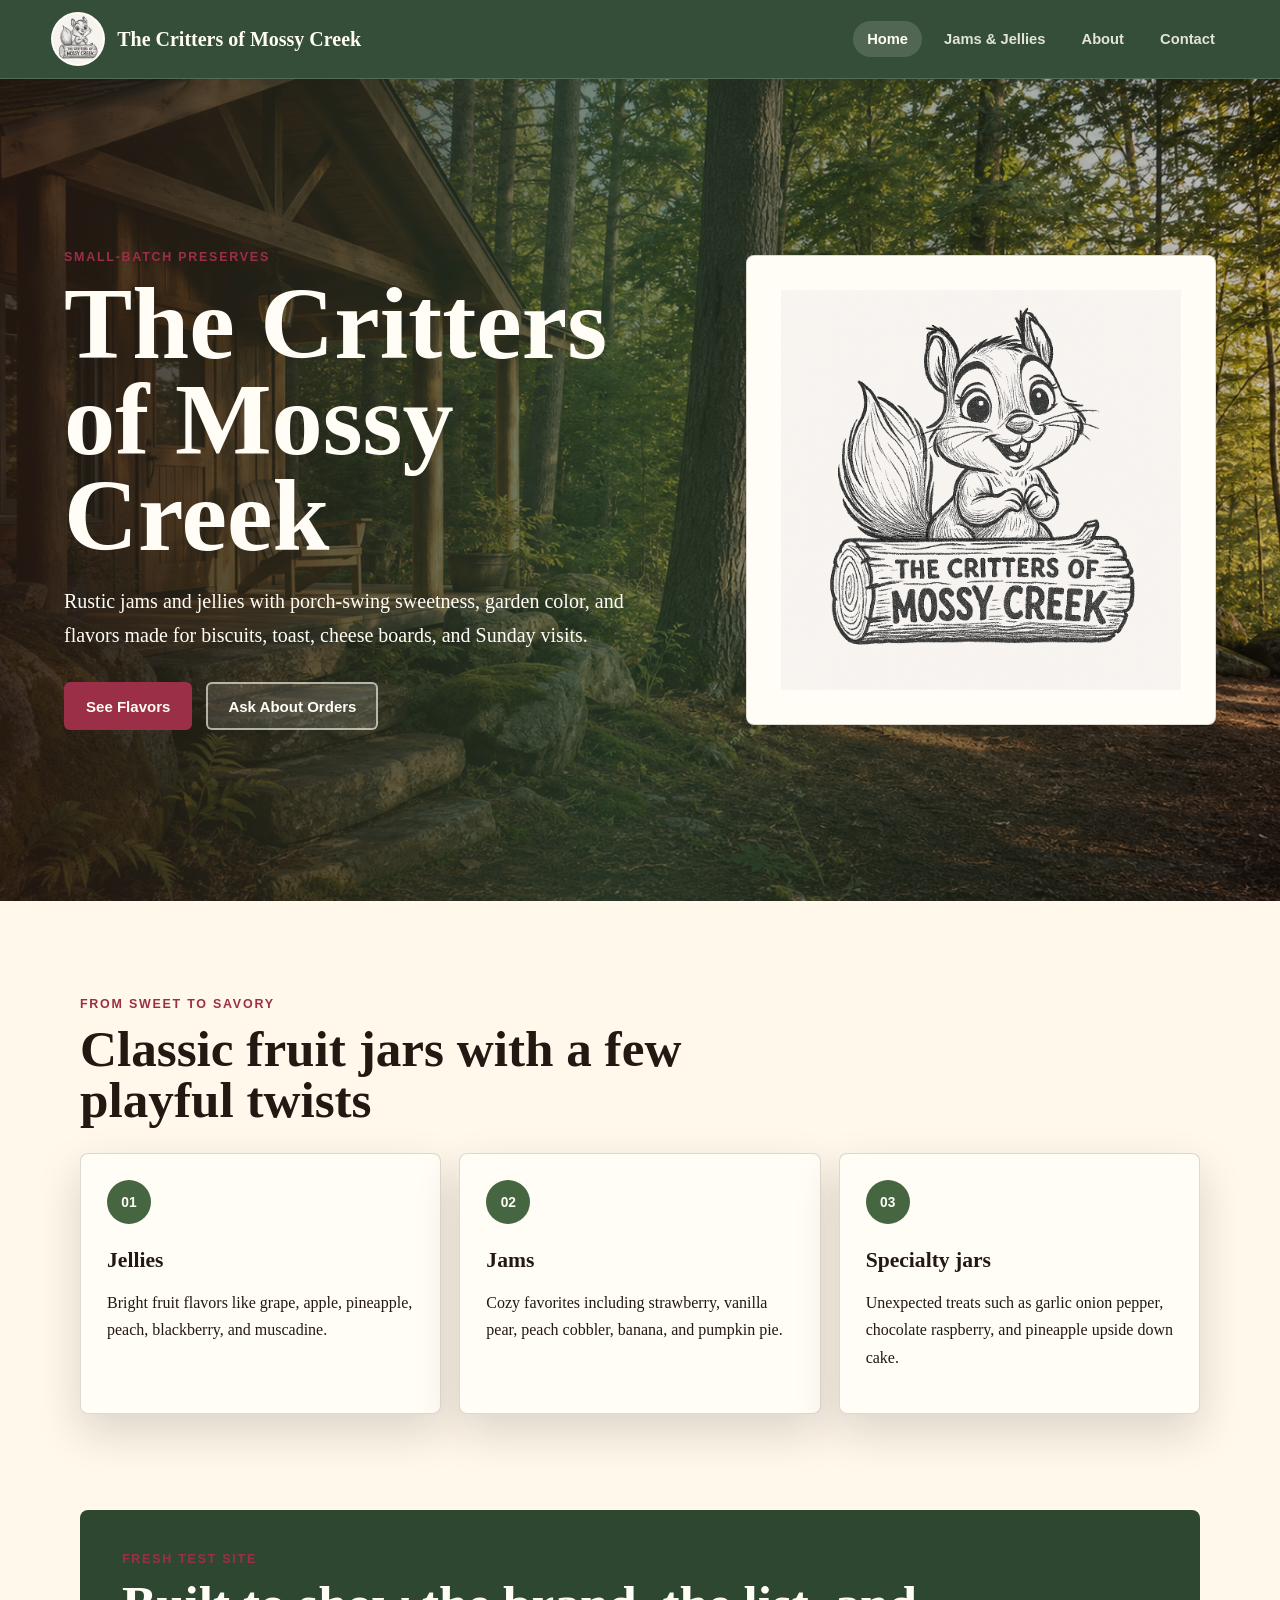
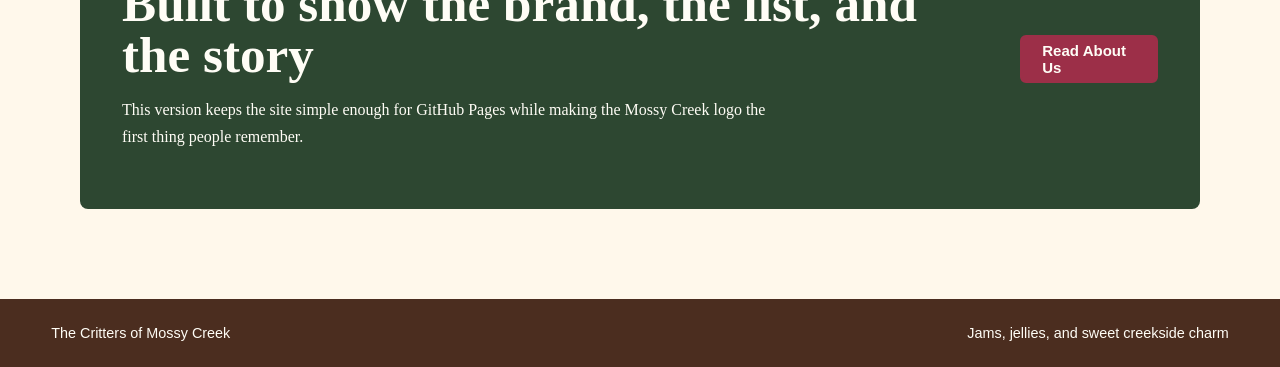
<file: index.html>
<!doctype html>
<html lang="en">
  <head>
    <meta charset="utf-8">
    <meta name="viewport" content="width=device-width, initial-scale=1">
    <title>The Critters of Mossy Creek</title>
    <meta name="description" content="Small-batch jams and jellies from The Critters of Mossy Creek.">
    <link rel="stylesheet" href="assets/styles.css">
  </head>
  <body>
    <header class="site-header">
      <a class="brand" href="index.html" aria-label="The Critters of Mossy Creek home">
        <img src="assets/images/mossy-creek-logo.png" alt="">
        <span>The Critters of Mossy Creek</span>
      </a>
      <button class="nav-toggle" type="button" aria-expanded="false" aria-controls="site-nav">Menu</button>
      <nav id="site-nav" class="site-nav" aria-label="Main navigation">
        <a href="index.html" aria-current="page">Home</a>
        <a href="menu.html">Jams & Jellies</a>
        <a href="about.html">About</a>
        <a href="contact.html">Contact</a>
      </nav>
    </header>

    <main>
      <section class="hero">
        <div class="hero-copy">
          <p class="eyebrow">Small-batch preserves</p>
          <h1>The Critters of Mossy Creek</h1>
          <p>Rustic jams and jellies with porch-swing sweetness, garden color, and flavors made for biscuits, toast, cheese boards, and Sunday visits.</p>
          <div class="hero-actions">
            <a class="button primary" href="menu.html">See Flavors</a>
            <a class="button secondary" href="contact.html">Ask About Orders</a>
          </div>
        </div>
        <div class="hero-logo-panel" aria-label="The Critters of Mossy Creek logo">
          <img src="assets/images/mossy-creek-logo.png" alt="The Critters of Mossy Creek logo with a cheerful woodland critter on a log">
        </div>
      </section>

      <section class="intro-band">
        <div class="section-heading">
          <p class="eyebrow">From sweet to savory</p>
          <h2>Classic fruit jars with a few playful twists</h2>
        </div>
        <div class="feature-grid">
          <article class="feature-card">
            <span>01</span>
            <h3>Jellies</h3>
            <p>Bright fruit flavors like grape, apple, pineapple, peach, blackberry, and muscadine.</p>
          </article>
          <article class="feature-card">
            <span>02</span>
            <h3>Jams</h3>
            <p>Cozy favorites including strawberry, vanilla pear, peach cobbler, banana, and pumpkin pie.</p>
          </article>
          <article class="feature-card">
            <span>03</span>
            <h3>Specialty jars</h3>
            <p>Unexpected treats such as garlic onion pepper, chocolate raspberry, and pineapple upside down cake.</p>
          </article>
        </div>
      </section>

      <section class="callout">
        <div>
          <p class="eyebrow">Fresh test site</p>
          <h2>Built to show the brand, the list, and the story</h2>
          <p>This version keeps the site simple enough for GitHub Pages while making the Mossy Creek logo the first thing people remember.</p>
        </div>
        <a class="button primary" href="about.html">Read About Us</a>
      </section>
    </main>

    <footer class="site-footer">
      <p>The Critters of Mossy Creek</p>
      <p>Jams, jellies, and sweet creekside charm</p>
    </footer>
    <script src="assets/site.js"></script>
  </body>
</html>
</file>
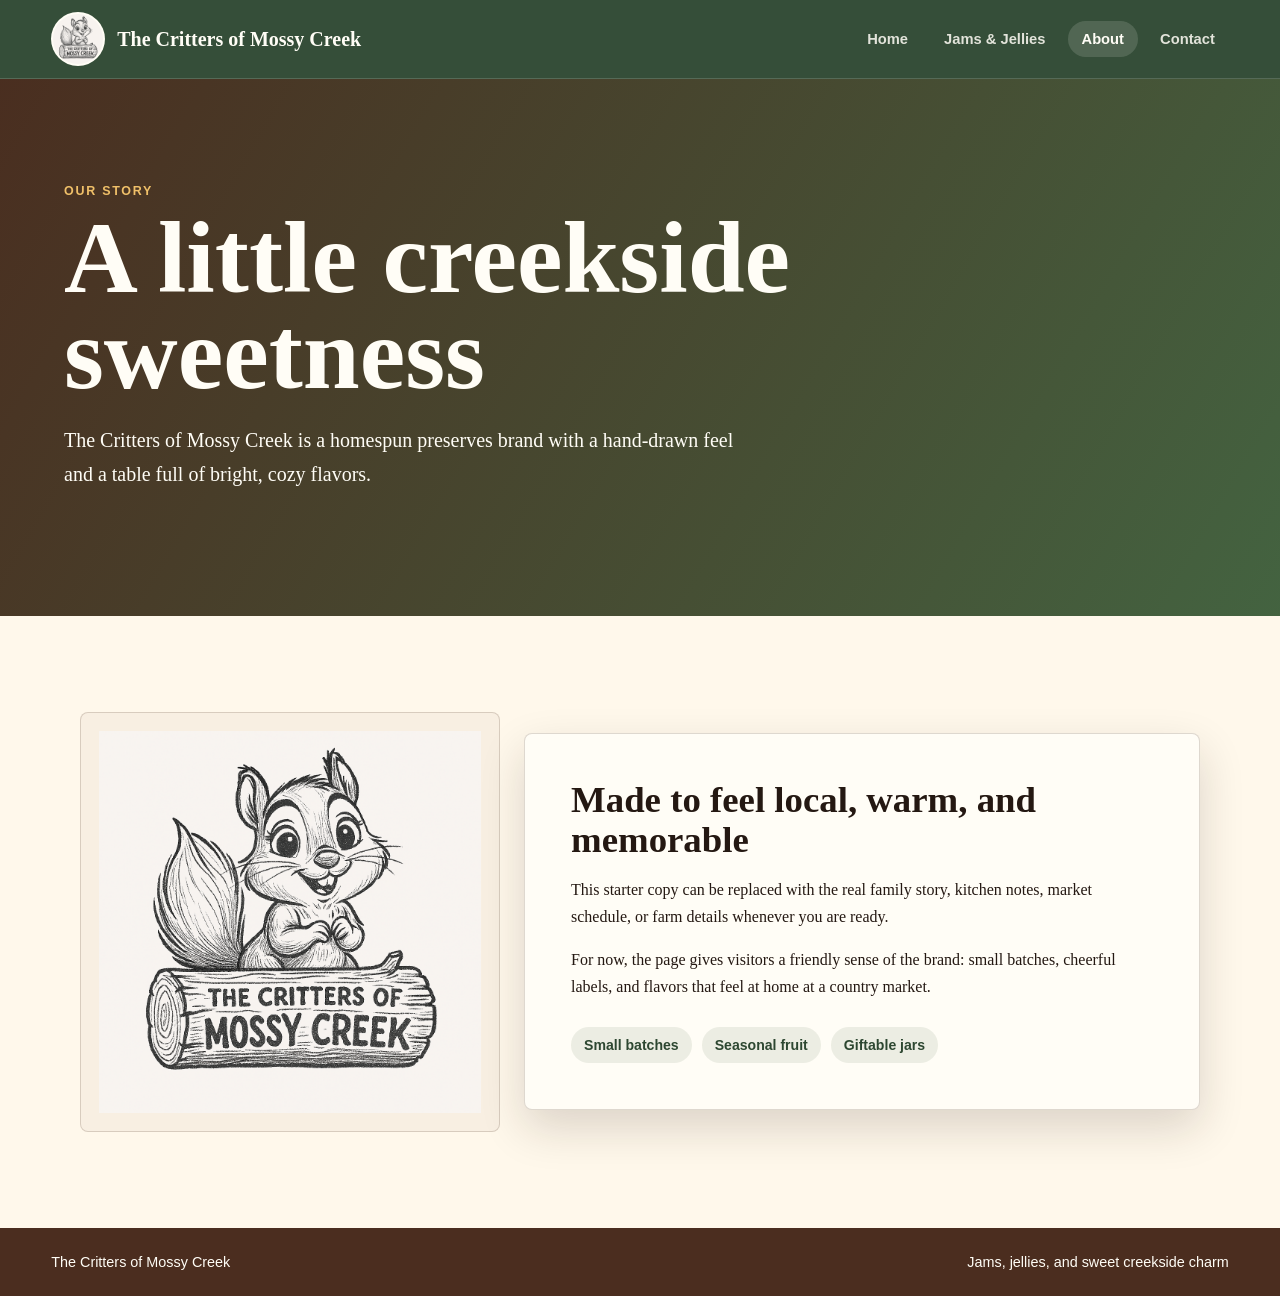
<file: about.html>
<!doctype html>
<html lang="en">
  <head>
    <meta charset="utf-8">
    <meta name="viewport" content="width=device-width, initial-scale=1">
    <title>About | The Critters of Mossy Creek</title>
    <meta name="description" content="About The Critters of Mossy Creek.">
    <link rel="stylesheet" href="assets/styles.css">
  </head>
  <body>
    <header class="site-header">
      <a class="brand" href="index.html" aria-label="The Critters of Mossy Creek home">
        <img src="assets/images/mossy-creek-logo.png" alt="">
        <span>The Critters of Mossy Creek</span>
      </a>
      <button class="nav-toggle" type="button" aria-expanded="false" aria-controls="site-nav">Menu</button>
      <nav id="site-nav" class="site-nav" aria-label="Main navigation">
        <a href="index.html">Home</a>
        <a href="menu.html">Jams & Jellies</a>
        <a href="about.html" aria-current="page">About</a>
        <a href="contact.html">Contact</a>
      </nav>
    </header>

    <main>
      <section class="page-hero">
        <p class="eyebrow">Our story</p>
        <h1>A little creekside sweetness</h1>
        <p>The Critters of Mossy Creek is a homespun preserves brand with a hand-drawn feel and a table full of bright, cozy flavors.</p>
      </section>

      <section class="about-layout">
        <div class="about-logo">
          <img src="assets/images/mossy-creek-logo.png" alt="The Critters of Mossy Creek logo">
        </div>
        <div class="story-card">
          <h2>Made to feel local, warm, and memorable</h2>
          <p>This starter copy can be replaced with the real family story, kitchen notes, market schedule, or farm details whenever you are ready.</p>
          <p>For now, the page gives visitors a friendly sense of the brand: small batches, cheerful labels, and flavors that feel at home at a country market.</p>
          <div class="values-list">
            <span>Small batches</span>
            <span>Seasonal fruit</span>
            <span>Giftable jars</span>
          </div>
        </div>
      </section>
    </main>

    <footer class="site-footer">
      <p>The Critters of Mossy Creek</p>
      <p>Jams, jellies, and sweet creekside charm</p>
    </footer>
    <script src="assets/site.js"></script>
  </body>
</html>
</file>
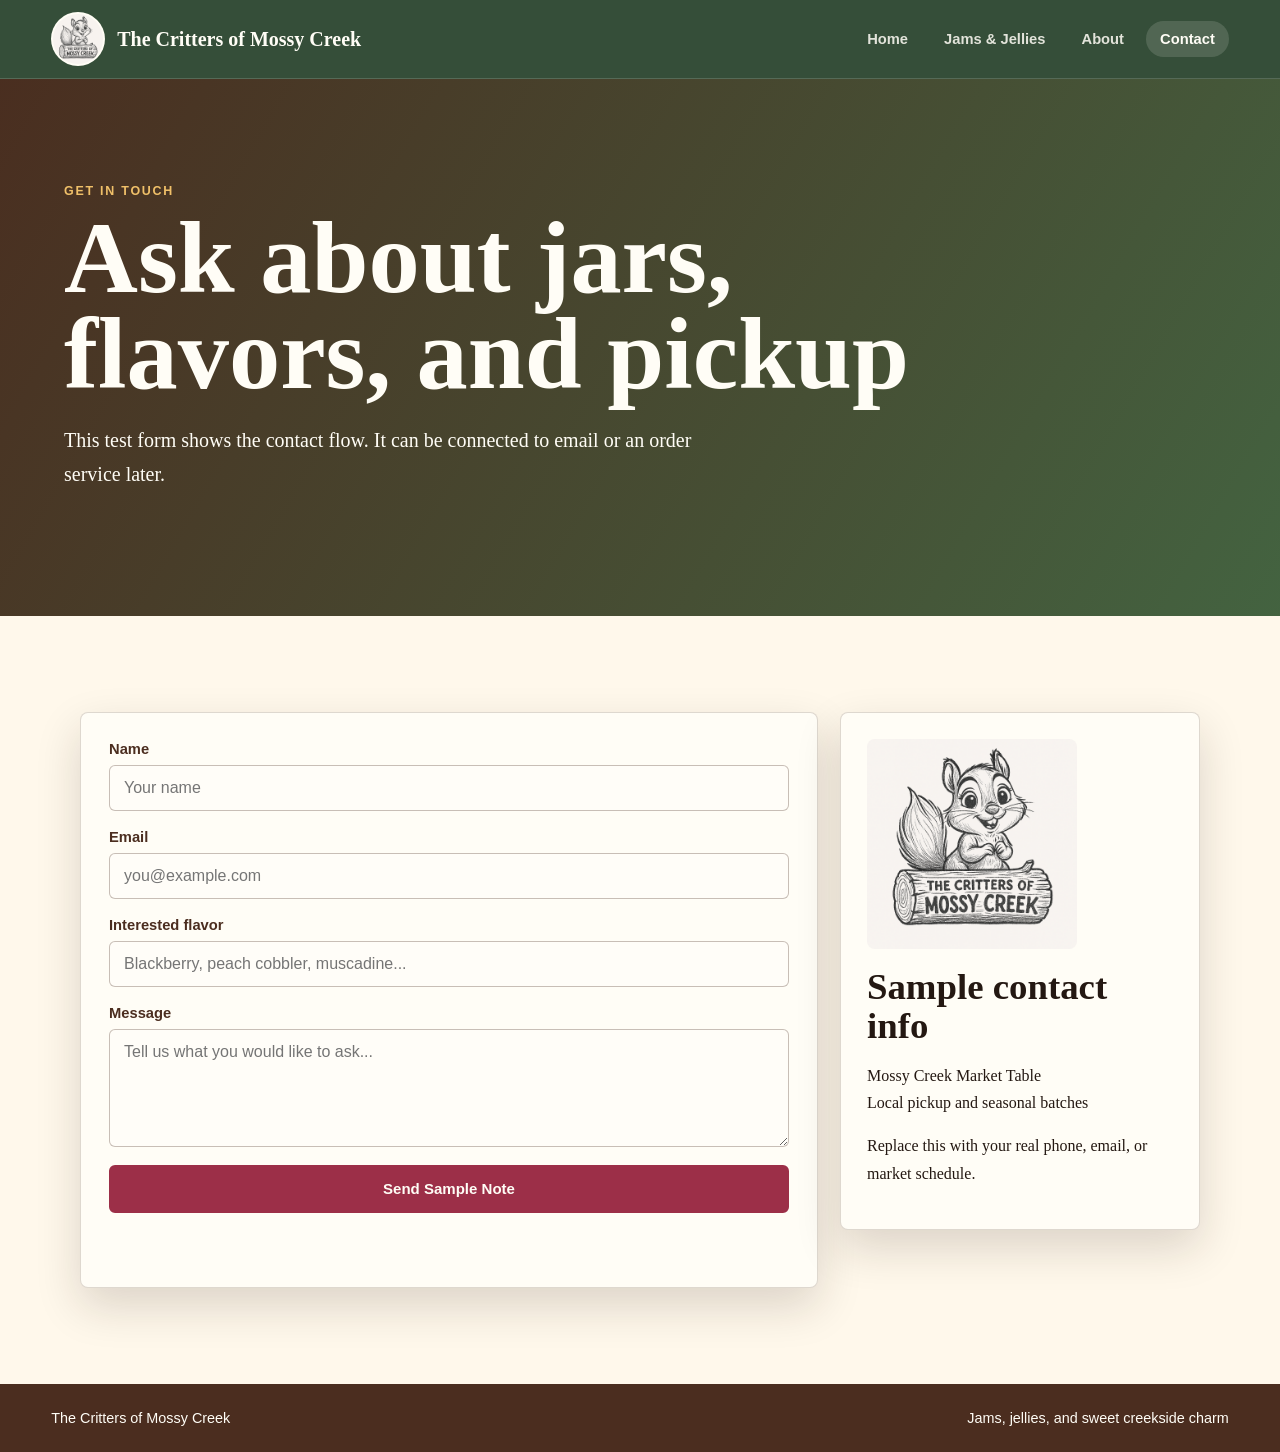
<file: contact.html>
<!doctype html>
<html lang="en">
  <head>
    <meta charset="utf-8">
    <meta name="viewport" content="width=device-width, initial-scale=1">
    <title>Contact | The Critters of Mossy Creek</title>
    <meta name="description" content="Contact The Critters of Mossy Creek.">
    <link rel="stylesheet" href="assets/styles.css">
  </head>
  <body>
    <header class="site-header">
      <a class="brand" href="index.html" aria-label="The Critters of Mossy Creek home">
        <img src="assets/images/mossy-creek-logo.png" alt="">
        <span>The Critters of Mossy Creek</span>
      </a>
      <button class="nav-toggle" type="button" aria-expanded="false" aria-controls="site-nav">Menu</button>
      <nav id="site-nav" class="site-nav" aria-label="Main navigation">
        <a href="index.html">Home</a>
        <a href="menu.html">Jams & Jellies</a>
        <a href="about.html">About</a>
        <a href="contact.html" aria-current="page">Contact</a>
      </nav>
    </header>

    <main>
      <section class="page-hero">
        <p class="eyebrow">Get in touch</p>
        <h1>Ask about jars, flavors, and pickup</h1>
        <p>This test form shows the contact flow. It can be connected to email or an order service later.</p>
      </section>

      <section class="contact-layout">
        <form class="contact-form" id="contact-form">
          <label>
            Name
            <input name="name" type="text" placeholder="Your name">
          </label>
          <label>
            Email
            <input name="email" type="email" placeholder="you@example.com">
          </label>
          <label>
            Interested flavor
            <input name="flavor" type="text" placeholder="Blackberry, peach cobbler, muscadine...">
          </label>
          <label>
            Message
            <textarea name="message" rows="5" placeholder="Tell us what you would like to ask..."></textarea>
          </label>
          <button class="button primary" type="submit">Send Sample Note</button>
          <p class="form-message" role="status" aria-live="polite"></p>
        </form>
        <aside class="contact-card">
          <img src="assets/images/mossy-creek-logo.png" alt="">
          <h2>Sample contact info</h2>
          <p>Mossy Creek Market Table<br>Local pickup and seasonal batches</p>
          <p>Replace this with your real phone, email, or market schedule.</p>
        </aside>
      </section>
    </main>

    <footer class="site-footer">
      <p>The Critters of Mossy Creek</p>
      <p>Jams, jellies, and sweet creekside charm</p>
    </footer>
    <script src="assets/site.js"></script>
  </body>
</html>
</file>
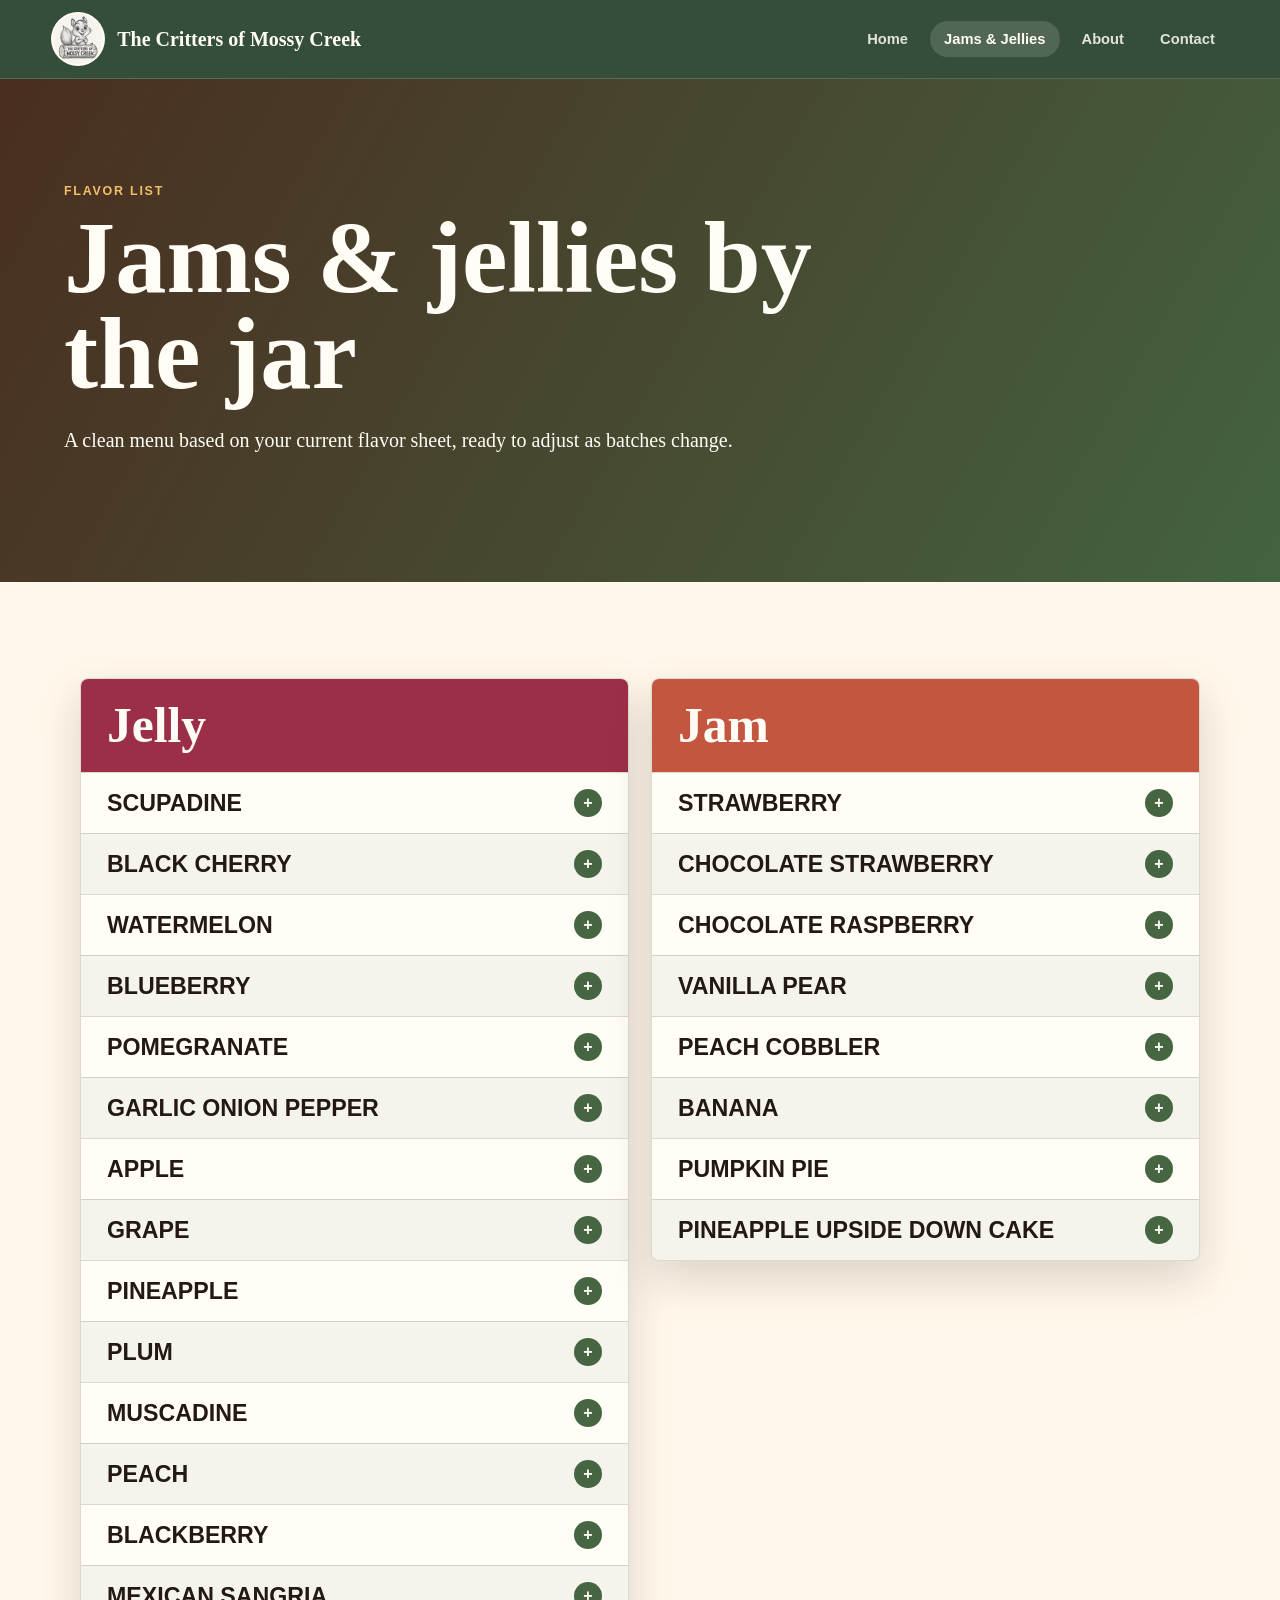
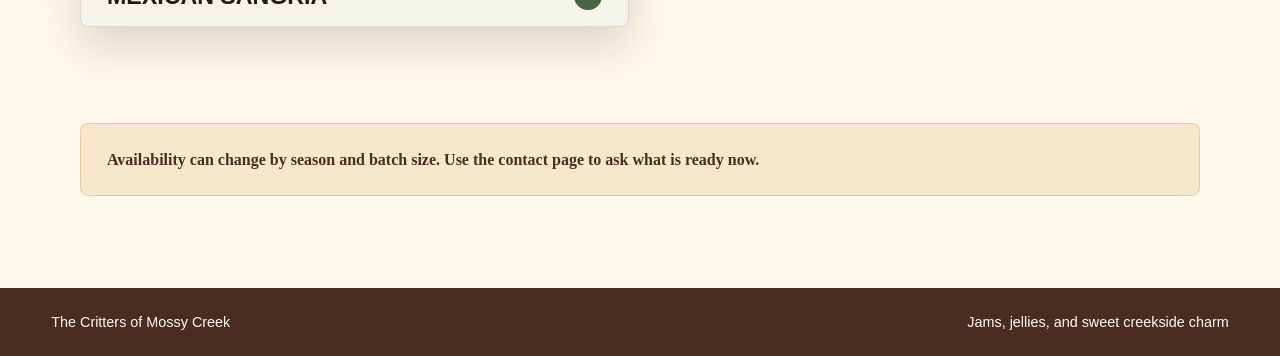
<file: menu.html>
<!doctype html>
<html lang="en">
  <head>
    <meta charset="utf-8">
    <meta name="viewport" content="width=device-width, initial-scale=1">
    <title>Jams & Jellies | The Critters of Mossy Creek</title>
    <meta name="description" content="Menu of jams and jellies from The Critters of Mossy Creek.">
    <link rel="stylesheet" href="assets/styles.css">
  </head>
  <body>
    <header class="site-header">
      <a class="brand" href="index.html" aria-label="The Critters of Mossy Creek home">
        <img src="assets/images/mossy-creek-logo.png" alt="">
        <span>The Critters of Mossy Creek</span>
      </a>
      <button class="nav-toggle" type="button" aria-expanded="false" aria-controls="site-nav">Menu</button>
      <nav id="site-nav" class="site-nav" aria-label="Main navigation">
        <a href="index.html">Home</a>
        <a href="menu.html" aria-current="page">Jams & Jellies</a>
        <a href="about.html">About</a>
        <a href="contact.html">Contact</a>
      </nav>
    </header>

    <main>
      <section class="page-hero">
        <p class="eyebrow">Flavor list</p>
        <h1>Jams & jellies by the jar</h1>
        <p>A clean menu based on your current flavor sheet, ready to adjust as batches change.</p>
      </section>

      <section class="menu-section">
        <div class="menu-column">
          <div class="menu-heading jelly">
            <h2>Jelly</h2>
          </div>
          <ul class="flavor-list">
            <li class="flavor-item">
              <button class="flavor-toggle" type="button" aria-expanded="false" aria-controls="jelly-scupadine">Scupadine</button>
              <div class="ingredients-panel" aria-hidden="true" id="jelly-scupadine">
                <div><strong>Ingredients:</strong> Scupadine juice, cane sugar, fruit pectin, lemon juice.</div>
              </div>
            </li>
            <li class="flavor-item">
              <button class="flavor-toggle" type="button" aria-expanded="false" aria-controls="jelly-black-cherry">Black Cherry</button>
              <div class="ingredients-panel" aria-hidden="true" id="jelly-black-cherry">
                <div><strong>Ingredients:</strong> Black cherry juice, cane sugar, fruit pectin, lemon juice.</div>
              </div>
            </li>
            <li class="flavor-item">
              <button class="flavor-toggle" type="button" aria-expanded="false" aria-controls="jelly-watermelon">Watermelon</button>
              <div class="ingredients-panel" aria-hidden="true" id="jelly-watermelon">
                <div><strong>Ingredients:</strong> Watermelon juice, cane sugar, fruit pectin, lemon juice.</div>
              </div>
            </li>
            <li class="flavor-item">
              <button class="flavor-toggle" type="button" aria-expanded="false" aria-controls="jelly-blueberry">Blueberry</button>
              <div class="ingredients-panel" aria-hidden="true" id="jelly-blueberry">
                <div><strong>Ingredients:</strong> Blueberry juice, cane sugar, fruit pectin, lemon juice.</div>
              </div>
            </li>
            <li class="flavor-item">
              <button class="flavor-toggle" type="button" aria-expanded="false" aria-controls="jelly-pomegranate">Pomegranate</button>
              <div class="ingredients-panel" aria-hidden="true" id="jelly-pomegranate">
                <div><strong>Ingredients:</strong> Pomegranate juice, cane sugar, fruit pectin, lemon juice.</div>
              </div>
            </li>
            <li class="flavor-item">
              <button class="flavor-toggle" type="button" aria-expanded="false" aria-controls="jelly-garlic-onion-pepper">Garlic Onion Pepper</button>
              <div class="ingredients-panel" aria-hidden="true" id="jelly-garlic-onion-pepper">
                <div><strong>Ingredients:</strong> Pepper juice, garlic, onion, cane sugar, vinegar, fruit pectin.</div>
              </div>
            </li>
            <li class="flavor-item">
              <button class="flavor-toggle" type="button" aria-expanded="false" aria-controls="jelly-apple">Apple</button>
              <div class="ingredients-panel" aria-hidden="true" id="jelly-apple">
                <div><strong>Ingredients:</strong> Apple juice, cane sugar, fruit pectin, lemon juice, cinnamon.</div>
              </div>
            </li>
            <li class="flavor-item">
              <button class="flavor-toggle" type="button" aria-expanded="false" aria-controls="jelly-grape">Grape</button>
              <div class="ingredients-panel" aria-hidden="true" id="jelly-grape">
                <div><strong>Ingredients:</strong> Grape juice, cane sugar, fruit pectin, lemon juice.</div>
              </div>
            </li>
            <li class="flavor-item">
              <button class="flavor-toggle" type="button" aria-expanded="false" aria-controls="jelly-pineapple">Pineapple</button>
              <div class="ingredients-panel" aria-hidden="true" id="jelly-pineapple">
                <div><strong>Ingredients:</strong> Pineapple juice, cane sugar, fruit pectin, lemon juice.</div>
              </div>
            </li>
            <li class="flavor-item">
              <button class="flavor-toggle" type="button" aria-expanded="false" aria-controls="jelly-plum">Plum</button>
              <div class="ingredients-panel" aria-hidden="true" id="jelly-plum">
                <div><strong>Ingredients:</strong> Plum juice, cane sugar, fruit pectin, lemon juice.</div>
              </div>
            </li>
            <li class="flavor-item">
              <button class="flavor-toggle" type="button" aria-expanded="false" aria-controls="jelly-muscadine">Muscadine</button>
              <div class="ingredients-panel" aria-hidden="true" id="jelly-muscadine">
                <div><strong>Ingredients:</strong> Muscadine juice, cane sugar, fruit pectin, lemon juice.</div>
              </div>
            </li>
            <li class="flavor-item">
              <button class="flavor-toggle" type="button" aria-expanded="false" aria-controls="jelly-peach">Peach</button>
              <div class="ingredients-panel" aria-hidden="true" id="jelly-peach">
                <div><strong>Ingredients:</strong> Peach juice, cane sugar, fruit pectin, lemon juice.</div>
              </div>
            </li>
            <li class="flavor-item">
              <button class="flavor-toggle" type="button" aria-expanded="false" aria-controls="jelly-blackberry">Blackberry</button>
              <div class="ingredients-panel" aria-hidden="true" id="jelly-blackberry">
                <div><strong>Ingredients:</strong> Blackberry juice, cane sugar, fruit pectin, lemon juice.</div>
              </div>
            </li>
            <li class="flavor-item">
              <button class="flavor-toggle" type="button" aria-expanded="false" aria-controls="jelly-mexican-sangria">Mexican Sangria</button>
              <div class="ingredients-panel" aria-hidden="true" id="jelly-mexican-sangria">
                <div><strong>Ingredients:</strong> Mixed fruit juice, citrus, cane sugar, fruit pectin, warm spice blend.</div>
              </div>
            </li>
          </ul>
        </div>

        <div class="menu-column">
          <div class="menu-heading jam">
            <h2>Jam</h2>
          </div>
          <ul class="flavor-list">
            <li class="flavor-item">
              <button class="flavor-toggle" type="button" aria-expanded="false" aria-controls="jam-strawberry">Strawberry</button>
              <div class="ingredients-panel" aria-hidden="true" id="jam-strawberry">
                <div><strong>Ingredients:</strong> Strawberries, cane sugar, fruit pectin, lemon juice.</div>
              </div>
            </li>
            <li class="flavor-item">
              <button class="flavor-toggle" type="button" aria-expanded="false" aria-controls="jam-chocolate-strawberry">Chocolate Strawberry</button>
              <div class="ingredients-panel" aria-hidden="true" id="jam-chocolate-strawberry">
                <div><strong>Ingredients:</strong> Strawberries, cane sugar, cocoa, fruit pectin, lemon juice.</div>
              </div>
            </li>
            <li class="flavor-item">
              <button class="flavor-toggle" type="button" aria-expanded="false" aria-controls="jam-chocolate-raspberry">Chocolate Raspberry</button>
              <div class="ingredients-panel" aria-hidden="true" id="jam-chocolate-raspberry">
                <div><strong>Ingredients:</strong> Raspberries, cane sugar, cocoa, fruit pectin, lemon juice.</div>
              </div>
            </li>
            <li class="flavor-item">
              <button class="flavor-toggle" type="button" aria-expanded="false" aria-controls="jam-vanilla-pear">Vanilla Pear</button>
              <div class="ingredients-panel" aria-hidden="true" id="jam-vanilla-pear">
                <div><strong>Ingredients:</strong> Pears, cane sugar, vanilla, fruit pectin, lemon juice.</div>
              </div>
            </li>
            <li class="flavor-item">
              <button class="flavor-toggle" type="button" aria-expanded="false" aria-controls="jam-peach-cobbler">Peach Cobbler</button>
              <div class="ingredients-panel" aria-hidden="true" id="jam-peach-cobbler">
                <div><strong>Ingredients:</strong> Peaches, cane sugar, brown sugar, cinnamon, fruit pectin, lemon juice.</div>
              </div>
            </li>
            <li class="flavor-item">
              <button class="flavor-toggle" type="button" aria-expanded="false" aria-controls="jam-banana">Banana</button>
              <div class="ingredients-panel" aria-hidden="true" id="jam-banana">
                <div><strong>Ingredients:</strong> Bananas, cane sugar, fruit pectin, lemon juice.</div>
              </div>
            </li>
            <li class="flavor-item">
              <button class="flavor-toggle" type="button" aria-expanded="false" aria-controls="jam-pumpkin-pie">Pumpkin Pie</button>
              <div class="ingredients-panel" aria-hidden="true" id="jam-pumpkin-pie">
                <div><strong>Ingredients:</strong> Pumpkin, cane sugar, brown sugar, pumpkin pie spices, fruit pectin, lemon juice.</div>
              </div>
            </li>
            <li class="flavor-item">
              <button class="flavor-toggle" type="button" aria-expanded="false" aria-controls="jam-pineapple-upside-down-cake">Pineapple Upside Down Cake</button>
              <div class="ingredients-panel" aria-hidden="true" id="jam-pineapple-upside-down-cake">
                <div><strong>Ingredients:</strong> Pineapple, cherries, cane sugar, brown sugar, vanilla, fruit pectin, lemon juice.</div>
              </div>
            </li>
          </ul>
        </div>
      </section>

      <section class="note-strip">
        <p>Availability can change by season and batch size. Use the contact page to ask what is ready now.</p>
      </section>
    </main>

    <footer class="site-footer">
      <p>The Critters of Mossy Creek</p>
      <p>Jams, jellies, and sweet creekside charm</p>
    </footer>
    <script src="assets/site.js"></script>
  </body>
</html>
</file>
<file: assets/styles.css>
:root {
  --ink: #241812;
  --bark: #4b2d1f;
  --moss: #466642;
  --moss-dark: #2d4731;
  --berry: #9c2f48;
  --jam: #c4563f;
  --honey: #d39b3f;
  --cream: #fff8eb;
  --paper: #fffdf6;
  --line: rgba(75, 45, 31, 0.18);
  --shadow: 0 18px 45px rgba(36, 24, 18, 0.16);
}

* {
  box-sizing: border-box;
}

html {
  color: var(--ink);
  background: var(--cream);
  font-family: Georgia, "Times New Roman", serif;
}

body {
  margin: 0;
}

a {
  color: inherit;
}

.site-header {
  position: sticky;
  top: 0;
  z-index: 10;
  display: flex;
  align-items: center;
  justify-content: space-between;
  gap: 20px;
  min-height: 78px;
  padding: 12px clamp(18px, 4vw, 54px);
  color: var(--paper);
  background: rgba(45, 71, 49, 0.96);
  border-bottom: 1px solid rgba(255, 253, 246, 0.16);
}

.brand {
  display: inline-flex;
  align-items: center;
  min-width: 0;
  gap: 12px;
  font-size: clamp(1rem, 2vw, 1.25rem);
  font-weight: 700;
  text-decoration: none;
}

.brand img {
  width: 54px;
  height: 54px;
  object-fit: cover;
  background: var(--paper);
  border: 2px solid rgba(255, 253, 246, 0.9);
  border-radius: 50%;
}

.brand span {
  overflow-wrap: anywhere;
}

.site-nav {
  display: flex;
  align-items: center;
  gap: 8px;
}

.site-nav a {
  padding: 10px 14px;
  color: rgba(255, 253, 246, 0.86);
  border-radius: 999px;
  font: 700 0.92rem Arial, Helvetica, sans-serif;
  text-decoration: none;
}

.site-nav a:hover,
.site-nav a[aria-current="page"] {
  color: var(--paper);
  background: rgba(255, 253, 246, 0.14);
}

.nav-toggle {
  display: none;
  min-height: 42px;
  padding: 0 14px;
  color: var(--paper);
  background: transparent;
  border: 1px solid rgba(255, 253, 246, 0.42);
  border-radius: 999px;
  font: 700 0.9rem Arial, Helvetica, sans-serif;
}

.hero {
  display: grid;
  grid-template-columns: minmax(0, 1fr) minmax(280px, 470px);
  gap: clamp(28px, 6vw, 76px);
  align-items: center;
  min-height: calc(100vh - 78px);
  padding: clamp(54px, 8vw, 100px) clamp(18px, 5vw, 72px);
  color: var(--paper);
  background:
    linear-gradient(90deg, rgba(36, 24, 18, 0.86), rgba(45, 71, 49, 0.64) 48%, rgba(36, 24, 18, 0.26)),
    url("images/woodland-hero.png") center / cover no-repeat;
}

.hero-copy {
  max-width: 760px;
}

.eyebrow {
  margin: 0 0 12px;
  color: var(--berry);
  font: 800 0.78rem Arial, Helvetica, sans-serif;
  letter-spacing: 0.14em;
  text-transform: uppercase;
}

h1,
h2,
h3,
p,
li {
  overflow-wrap: anywhere;
}

h1 {
  margin: 0;
  max-width: 860px;
  font-size: clamp(3rem, 8vw, 6.5rem);
  line-height: 0.94;
  letter-spacing: 0;
}

h2 {
  margin: 0 0 16px;
  font-size: clamp(2rem, 4vw, 3.4rem);
  line-height: 1;
  letter-spacing: 0;
}

h3 {
  margin: 0 0 10px;
  font-size: 1.35rem;
  line-height: 1.15;
}

p,
li {
  line-height: 1.7;
}

.hero-copy p:not(.eyebrow),
.page-hero p:not(.eyebrow) {
  max-width: 680px;
  font-size: clamp(1.08rem, 2vw, 1.25rem);
}

.hero-actions {
  display: flex;
  flex-wrap: wrap;
  gap: 14px;
  margin-top: 30px;
}

.button {
  display: inline-flex;
  align-items: center;
  justify-content: center;
  min-height: 48px;
  padding: 0 20px;
  border: 2px solid transparent;
  border-radius: 6px;
  font: 800 0.94rem Arial, Helvetica, sans-serif;
  text-decoration: none;
  cursor: pointer;
}

.button.primary {
  color: var(--paper);
  background: var(--berry);
  border-color: var(--berry);
}

.button.secondary {
  color: var(--paper);
  background: rgba(255, 253, 246, 0.12);
  border-color: rgba(255, 253, 246, 0.6);
}

.hero-logo-panel,
.feature-card,
.menu-column,
.story-card,
.contact-form,
.contact-card {
  background: var(--paper);
  border: 1px solid var(--line);
  border-radius: 8px;
  box-shadow: var(--shadow);
}

.hero-logo-panel {
  padding: clamp(18px, 4vw, 34px);
  color: var(--ink);
}

.hero-logo-panel img,
.about-logo img {
  display: block;
  width: 100%;
  height: auto;
}

.intro-band,
.menu-section,
.about-layout,
.contact-layout,
.callout,
.note-strip {
  width: min(1120px, calc(100% - 36px));
  margin: 0 auto;
}

.intro-band,
.menu-section,
.about-layout,
.contact-layout {
  padding: clamp(54px, 8vw, 96px) 0;
}

.section-heading {
  max-width: 760px;
  margin-bottom: 28px;
}

.feature-grid {
  display: grid;
  grid-template-columns: repeat(3, 1fr);
  gap: 18px;
}

.feature-card {
  min-height: 240px;
  padding: 26px;
}

.feature-card span {
  display: grid;
  place-items: center;
  width: 44px;
  height: 44px;
  margin-bottom: 24px;
  color: var(--paper);
  background: var(--moss);
  border-radius: 50%;
  font: 800 0.86rem Arial, Helvetica, sans-serif;
}

.callout {
  display: flex;
  align-items: center;
  justify-content: space-between;
  gap: 24px;
  padding: 42px clamp(22px, 4vw, 42px);
  margin-bottom: clamp(54px, 8vw, 90px);
  color: var(--paper);
  background: var(--moss-dark);
  border-radius: 8px;
}

.callout p:not(.eyebrow) {
  max-width: 660px;
}

.page-hero {
  padding: clamp(58px, 10vw, 105px) clamp(18px, 5vw, 72px);
  color: var(--paper);
  background:
    linear-gradient(120deg, rgba(75, 45, 31, 0.96), rgba(70, 102, 66, 0.9)),
    var(--moss-dark);
}

.page-hero .eyebrow {
  color: #f0c069;
}

.menu-section {
  display: grid;
  grid-template-columns: 1fr 1fr;
  gap: 22px;
  align-items: start;
}

.menu-column {
  overflow: hidden;
}

.menu-heading {
  padding: 22px 26px;
  color: var(--paper);
}

.menu-heading h2 {
  margin: 0;
  font-size: clamp(2rem, 4vw, 3.1rem);
}

.menu-heading.jelly {
  background: var(--berry);
}

.menu-heading.jam {
  background: var(--jam);
}

.flavor-list {
  display: grid;
  gap: 0;
  margin: 0;
  padding: 0;
  list-style: none;
}

.flavor-item {
  border-top: 1px solid var(--line);
}

.flavor-item:nth-child(even) {
  background: rgba(70, 102, 66, 0.06);
}

.flavor-toggle {
  position: relative;
  width: 100%;
  min-height: 60px;
  padding: 16px 58px 16px 26px;
  color: var(--ink);
  background: transparent;
  border: 0;
  font: 800 clamp(1.05rem, 2.4vw, 1.45rem) Arial, Helvetica, sans-serif;
  text-align: left;
  text-transform: uppercase;
  cursor: pointer;
}

.flavor-toggle::after {
  content: "+";
  position: absolute;
  top: 50%;
  right: 26px;
  width: 28px;
  height: 28px;
  display: grid;
  place-items: center;
  color: var(--paper);
  background: var(--moss);
  border-radius: 50%;
  transform: translateY(-50%);
  font: 800 1rem Arial, Helvetica, sans-serif;
}

.flavor-toggle:hover,
.flavor-toggle:focus-visible {
  color: var(--berry);
}

.flavor-toggle:focus-visible {
  outline: 3px solid rgba(211, 155, 63, 0.7);
  outline-offset: -3px;
}

.flavor-item.is-open .flavor-toggle::after {
  content: "-";
  background: var(--berry);
}

.ingredients-panel {
  display: grid;
  grid-template-rows: 0fr;
  overflow: hidden;
  transition: grid-template-rows 220ms ease;
}

.ingredients-panel > div {
  min-height: 0;
  overflow: hidden;
  padding: 0 26px;
  color: rgba(36, 24, 18, 0.82);
  font: 700 0.98rem/1.65 Arial, Helvetica, sans-serif;
}

.flavor-item.is-open .ingredients-panel {
  grid-template-rows: 1fr;
}

.flavor-item.is-open .ingredients-panel > div {
  padding-bottom: 18px;
}

.note-strip {
  padding: 0 0 clamp(54px, 8vw, 92px);
}

.note-strip p {
  margin: 0;
  padding: 22px 26px;
  color: var(--bark);
  background: rgba(211, 155, 63, 0.18);
  border: 1px solid rgba(211, 155, 63, 0.34);
  border-radius: 8px;
  font-weight: 700;
}

.about-layout {
  display: grid;
  grid-template-columns: minmax(260px, 420px) minmax(0, 1fr);
  gap: 24px;
  align-items: center;
}

.about-logo {
  padding: 18px;
  background: #f8efe2;
  border: 1px solid var(--line);
  border-radius: 8px;
}

.story-card {
  padding: clamp(26px, 5vw, 46px);
}

.story-card h2,
.contact-card h2 {
  font-size: clamp(1.65rem, 3vw, 2.3rem);
  line-height: 1.08;
}

.values-list {
  display: flex;
  flex-wrap: wrap;
  gap: 10px;
  margin-top: 26px;
}

.values-list span {
  padding: 10px 13px;
  color: var(--moss-dark);
  background: rgba(70, 102, 66, 0.1);
  border-radius: 999px;
  font: 800 0.88rem Arial, Helvetica, sans-serif;
}

.contact-layout {
  display: grid;
  grid-template-columns: minmax(0, 1fr) 360px;
  gap: 22px;
  align-items: start;
}

.contact-form {
  display: grid;
  gap: 18px;
  padding: 28px;
}

.contact-form label {
  display: grid;
  gap: 8px;
  color: var(--bark);
  font: 800 0.92rem Arial, Helvetica, sans-serif;
}

.contact-form input,
.contact-form textarea {
  width: 100%;
  border: 1px solid rgba(75, 45, 31, 0.3);
  border-radius: 6px;
  padding: 13px 14px;
  color: var(--ink);
  background: #fffdf8;
  font: 1rem Arial, Helvetica, sans-serif;
}

.contact-form textarea {
  resize: vertical;
}

.form-message {
  min-height: 28px;
  margin: 0;
  color: var(--moss-dark);
  font: 800 0.95rem Arial, Helvetica, sans-serif;
}

.contact-card {
  padding: 26px;
}

.contact-card img {
  display: block;
  width: min(210px, 100%);
  margin-bottom: 18px;
  border-radius: 8px;
}

.site-footer {
  display: flex;
  justify-content: space-between;
  gap: 18px;
  padding: 26px clamp(18px, 4vw, 56px);
  color: var(--paper);
  background: var(--bark);
}

.site-footer p {
  margin: 0;
  font: 0.9rem Arial, Helvetica, sans-serif;
}

@media (max-width: 860px) {
  .site-header {
    align-items: flex-start;
    flex-wrap: wrap;
  }

  .nav-toggle {
    display: inline-flex;
    align-items: center;
  }

  .site-nav {
    display: none;
    flex-basis: 100%;
    flex-direction: column;
    align-items: stretch;
  }

  .site-nav.is-open {
    display: flex;
  }

  .site-nav a {
    border-radius: 6px;
  }

  .hero,
  .feature-grid,
  .menu-section,
  .about-layout,
  .contact-layout {
    grid-template-columns: 1fr;
  }

  .hero {
    min-height: auto;
  }

  .hero-logo-panel {
    max-width: 520px;
  }

  .callout {
    align-items: flex-start;
    flex-direction: column;
  }
}

@media (max-width: 540px) {
  .brand {
    max-width: calc(100% - 92px);
  }

  .brand img {
    width: 46px;
    height: 46px;
  }

  h1 {
    font-size: clamp(2.55rem, 14vw, 4.4rem);
  }

  .hero-actions,
  .button {
    width: 100%;
  }

  .site-footer {
    flex-direction: column;
  }
}
</file>
